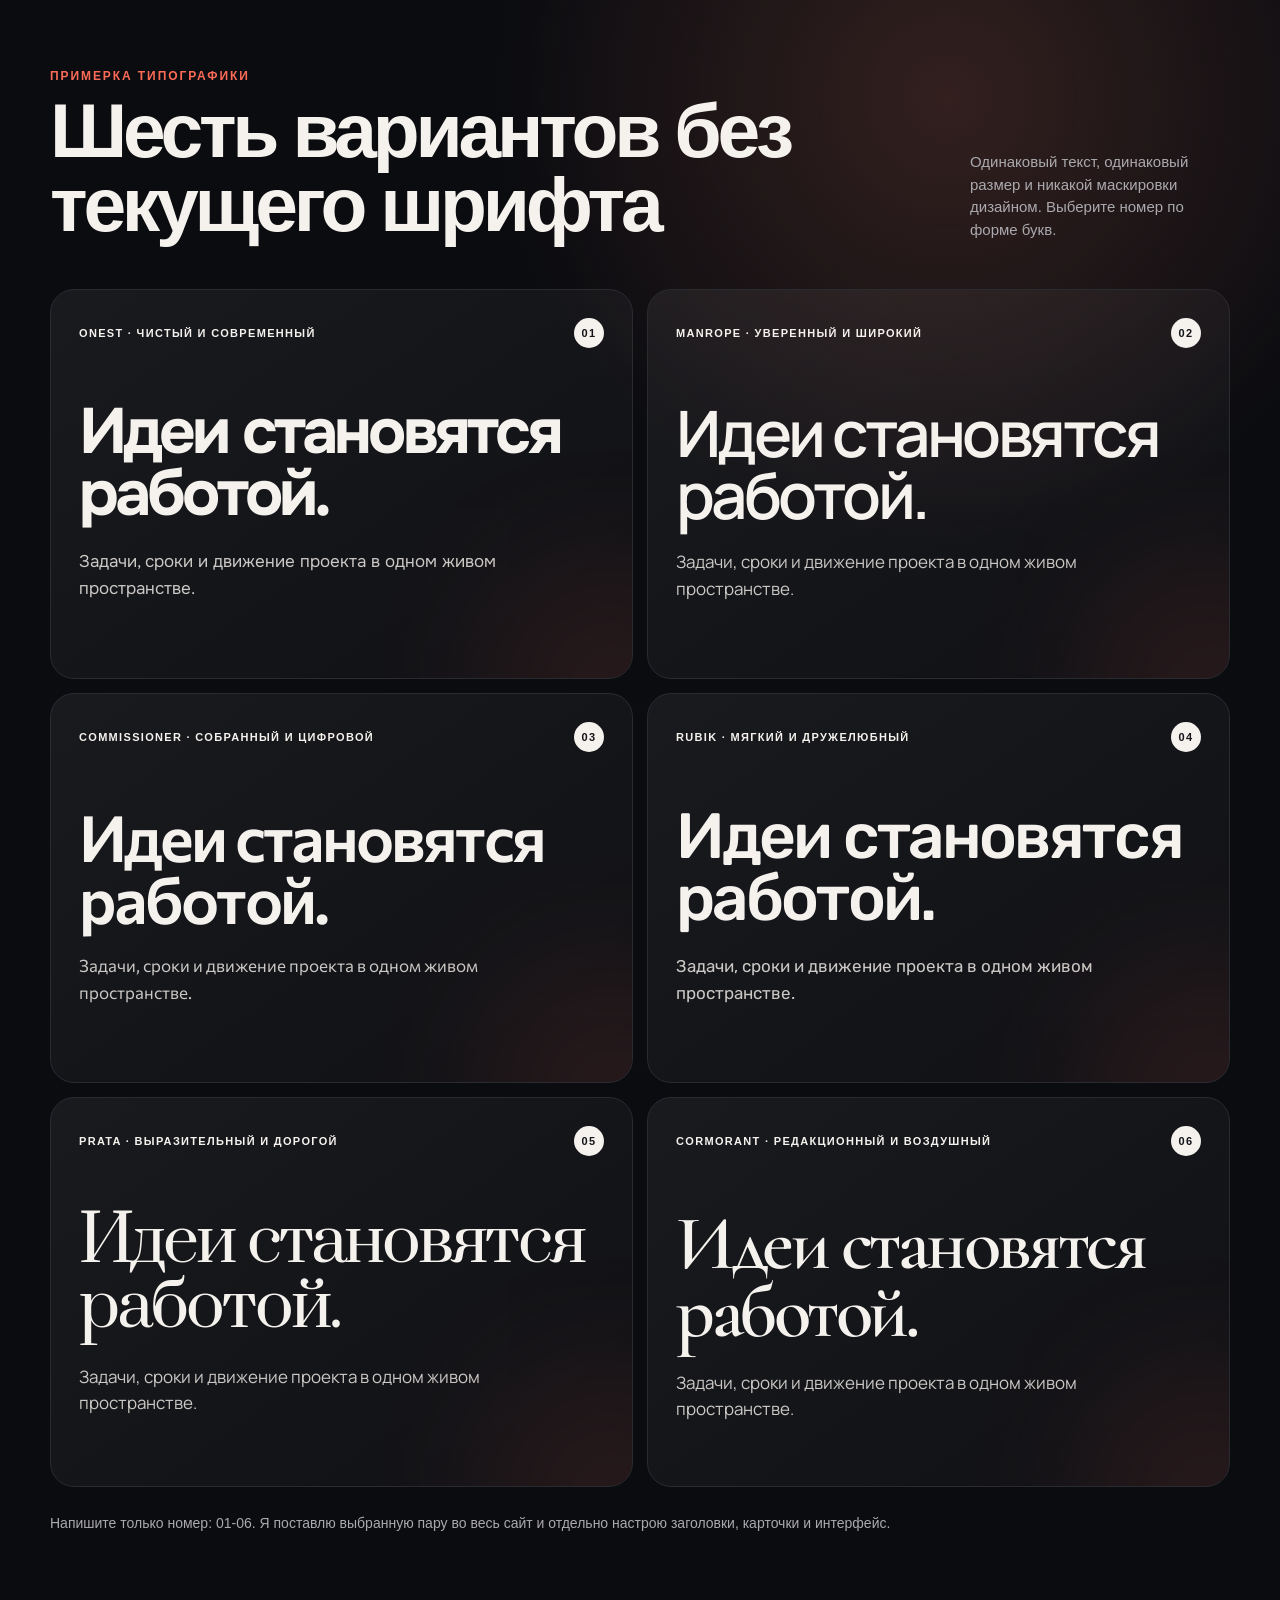
<file: font-options.html>
<!doctype html>
<html lang="ru">
<head>
  <meta charset="utf-8">
  <meta name="viewport" content="width=device-width,initial-scale=1">
  <title>Briefboard | Выбор шрифта</title>
  <link rel="preconnect" href="https://fonts.googleapis.com">
  <link rel="preconnect" href="https://fonts.gstatic.com" crossorigin>
  <link href="https://fonts.googleapis.com/css2?family=Commissioner:wght@400;600;700&family=Cormorant+Garamond:wght@500;600&family=Manrope:wght@400;600;700&family=Onest:wght@400;600;700&family=Prata&family=Rubik:wght@400;500;700&display=swap" rel="stylesheet">
  <style>
    :root { color-scheme: dark; --bg:#0b0c10; --text:#f5f2ee; --muted:#aaa9ae; --line:#2a2b31; --accent:#ff6b57; }
    * { box-sizing: border-box; }
    html { background: var(--bg); scroll-behavior: smooth; }
    body { margin:0; color:var(--text); background:radial-gradient(circle at 74% 6%,#33201f 0,transparent 28rem),var(--bg); font-family:Arial,sans-serif; }
    main { width:min(1180px,calc(100% - 32px)); margin:auto; padding:70px 0 90px; }
    header { display:grid; grid-template-columns:1fr auto; align-items:end; gap:28px; margin-bottom:48px; }
    header p { margin:0 0 12px; color:var(--accent); font:700 12px/1 Arial,sans-serif; letter-spacing:.16em; text-transform:uppercase; }
    header h1 { max-width:800px; margin:0; font:600 clamp(36px,6vw,82px)/.96 Arial,sans-serif; letter-spacing:-.055em; }
    header span { max-width:260px; color:var(--muted); font:15px/1.5 Arial,sans-serif; }
    .grid { display:grid; grid-template-columns:repeat(2,minmax(0,1fr)); gap:14px; }
    article { position:relative; min-height:390px; overflow:hidden; padding:28px; border:1px solid var(--line); border-radius:24px; background:linear-gradient(145deg,rgba(255,255,255,.06),rgba(255,255,255,.018)); }
    article::after { content:""; position:absolute; width:220px; height:220px; right:-90px; bottom:-120px; border-radius:50%; background:var(--accent); filter:blur(80px); opacity:.14; pointer-events:none; }
    .meta { display:flex; justify-content:space-between; align-items:center; gap:20px; margin-bottom:54px; font:700 11px/1 Arial,sans-serif; letter-spacing:.12em; text-transform:uppercase; }
    .meta b { display:grid; place-items:center; width:30px; height:30px; border-radius:50%; color:#151519; background:var(--text); }
    article h2 { max-width:570px; margin:0 0 24px; font-size:clamp(44px,5vw,74px); line-height:.96; }
    article > p { max-width:480px; margin:0; color:#cbc8c5; font-size:17px; line-height:1.55; }
    .onest { font-family:"Onest",sans-serif; }
    .onest h2 { font-weight:700; letter-spacing:-.06em; }
    .manrope { font-family:"Manrope",sans-serif; }
    .manrope h2 { font-weight:600; letter-spacing:-.055em; }
    .commissioner { font-family:"Commissioner",sans-serif; }
    .commissioner h2 { font-weight:600; letter-spacing:-.045em; }
    .rubik { font-family:"Rubik",sans-serif; }
    .rubik h2 { font-weight:500; letter-spacing:-.045em; }
    .prata { font-family:"Prata",serif; }
    .prata h2 { font-weight:400; letter-spacing:-.045em; line-height:1.01; }
    .prata > p { font-family:"Manrope",sans-serif; }
    .cormorant { font-family:"Cormorant Garamond",serif; }
    .cormorant h2 { font-weight:600; font-size:clamp(52px,6vw,88px); letter-spacing:-.045em; line-height:.88; }
    .cormorant > p { font-family:"Manrope",sans-serif; }
    footer { margin-top:26px; color:var(--muted); font:14px/1.5 Arial,sans-serif; }
    @media (max-width:760px) { main{padding-top:36px} header{grid-template-columns:1fr} header span{max-width:520px}.grid{grid-template-columns:1fr} article{min-height:330px}.meta{margin-bottom:42px} }
  </style>
</head>
<body>
  <main>
    <header>
      <div><p>Примерка типографики</p><h1>Шесть вариантов без текущего шрифта</h1></div>
      <span>Одинаковый текст, одинаковый размер и никакой маскировки дизайном. Выберите номер по форме букв.</span>
    </header>
    <section class="grid">
      <article class="onest"><div class="meta"><span>Onest · чистый и современный</span><b>01</b></div><h2>Идеи становятся работой.</h2><p>Задачи, сроки и движение проекта в одном живом пространстве.</p></article>
      <article class="manrope"><div class="meta"><span>Manrope · уверенный и широкий</span><b>02</b></div><h2>Идеи становятся работой.</h2><p>Задачи, сроки и движение проекта в одном живом пространстве.</p></article>
      <article class="commissioner"><div class="meta"><span>Commissioner · собранный и цифровой</span><b>03</b></div><h2>Идеи становятся работой.</h2><p>Задачи, сроки и движение проекта в одном живом пространстве.</p></article>
      <article class="rubik"><div class="meta"><span>Rubik · мягкий и дружелюбный</span><b>04</b></div><h2>Идеи становятся работой.</h2><p>Задачи, сроки и движение проекта в одном живом пространстве.</p></article>
      <article class="prata"><div class="meta"><span>Prata · выразительный и дорогой</span><b>05</b></div><h2>Идеи становятся работой.</h2><p>Задачи, сроки и движение проекта в одном живом пространстве.</p></article>
      <article class="cormorant"><div class="meta"><span>Cormorant · редакционный и воздушный</span><b>06</b></div><h2>Идеи становятся работой.</h2><p>Задачи, сроки и движение проекта в одном живом пространстве.</p></article>
    </section>
    <footer>Напишите только номер: 01-06. Я поставлю выбранную пару во весь сайт и отдельно настрою заголовки, карточки и интерфейс.</footer>
  </main>
</body>
</html>
</file>
